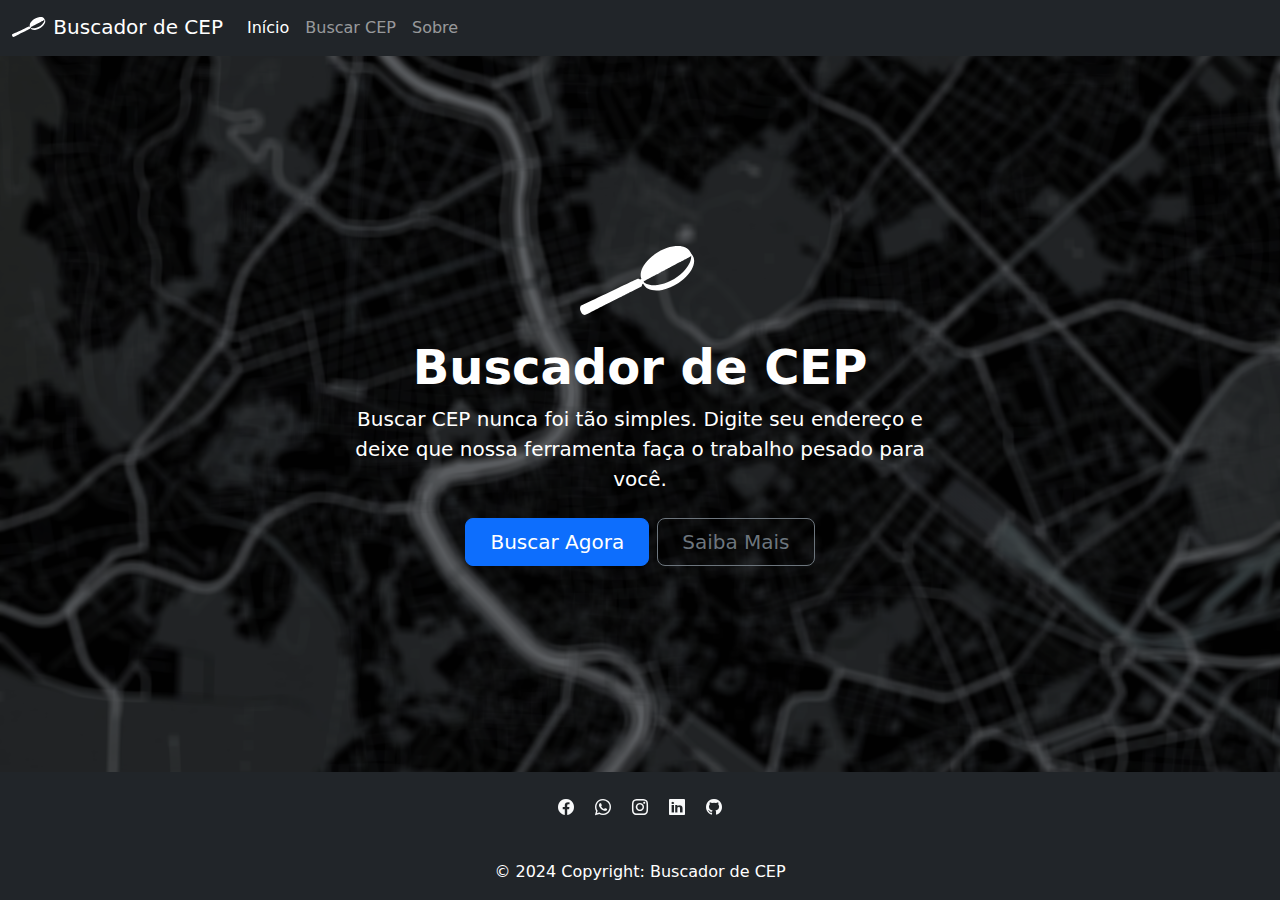
<file: index.html>
<!DOCTYPE html>
<html lang="pt-br">
  <head>
    <meta charset="UTF-8" />
    <meta name="viewport" content="width=device-width, initial-scale=1.0" />
    <title>Início - Buscador de CEP</title>
    <!-- Importa o Bootstrap -->
    <link
      href="https://cdn.jsdelivr.net/npm/bootstrap@5.3.3/dist/css/bootstrap.min.css"
      rel="stylesheet"
      integrity="sha384-QWTKZyjpPEjISv5WaRU9OFeRpok6YctnYmDr5pNlyT2bRjXh0JMhjY6hW+ALEwIH"
      crossorigin="anonymous"
    />
    <!-- Importa o Bootstrap Icons -->
    <link
      rel="stylesheet"
      href="https://cdn.jsdelivr.net/npm/bootstrap-icons@1.11.3/font/bootstrap-icons.min.css"
    />
    <!-- CSS clássico -->
    <link rel="stylesheet" href="style.css" />
  </head>
  <body>
    <!-- INÍCIO DO CONTAINER DE NAV + MAIN + FOOTER -->
    <!-- classes:
      min-vh-100: Equivalente a min-height: 100vh;
      d-flex: Equivalente a display: flex;
      flex-column: Equivalente a flex-direction: column; 
    -->
    <div class="min-vh-100 d-flex flex-column">
      <!-- INÍCIO DA NAVBAR -->
      <!-- classes:
        navbar: Faz ser uma barra de navegação;
        navbar-expand-md: Do tamanho md (medium) pra cima, a navbar fica normal, dali pra baixo ela colapsa, esse colapso é o que vai fazer aquele menu sanduíche aparecer;
        text-bg-dark: Deixa o fundo escuro e o texto claro;
        navbar-dark: Função similar, mas feito para a navbar.
      -->
      <nav class="navbar navbar-expand-md text-bg-dark navbar-dark">
        <!-- classes:
        container-fluid: Cria um container que fica bem próximo das bordas da tela
       -->
        <div class="container-fluid">
          <!-- classes:
          navbar-brand: É para adicionar aquela logo no canto esquerdo da navbar que todo site tem, como eu quero que seja clicável, coloquei numa tag <a>, mas poderia ser em outra, tipo a <span>;
          h1: Formata o texto como se fosse uma tag <h1>;
          mb-0: A tag <h1> tem margem abaixo, eu não quero que tenha nesse caso, então usei a abreviação de margin-bottom (mb) e especifiquei o valor 0, esse valor varia de 0 a 5.
        -->
          <a href="index.html" class="navbar-brand h1 mb-0">
            <!-- classes:
            mb-1: Adiciona margin-bottom (mb) de 1, para saber o tamanho disso, entenda que o Bootstrap usa uma variável que é o equivalente ao rem, se você passa 1, é 0.25rem, 2 é 0.5, 3 é 1rem, 4 é 1.5rem e 5 é 3rem, nesse caso como não editei nada, o rem é 16px.
          -->
            <img
              src="images/lupa-branca.svg"
              width="35px"
              class="mb-1"
              alt="Lupa"
            />
            Buscador de CEP
          </a>
          <!-- classes:
          navbar-toggler: Especifica que esse botão que vai ser o que vai controlar menu sanduíche da navbar.
        atributos:
          data-bs-toggle: Especifica a ação que esse botão vai fazer;
          data-bs-target: Especifica o alvo dessa ação;
          aria-controls: Atributos que começam com aria tem relação com semântica para leitores de tela, esse descreve o que esse botão controla, nesse caso, passei o id da barra de navegação ;
          aria-label: Descreve a ação.
        -->
          <button
            class="navbar-toggler"
            type="button"
            data-bs-toggle="collapse"
            data-bs-target="#nav"
            aria-controls="nav"
            aria-label="Expand Navegation"
          >
            <!-- classes:
          navbar-toggler-icon: Marca onde o ícone do menu sanduíche vai aparecer, só o botão não é suficiente 
        -->
            <span class="navbar-toggler-icon"></span>
          </button>
          <!-- classes:
          collapse: Collapse é aquele item que abre e fecha tipo sanfona, aqui to fizendo que os links da barra de navegação serão assim;
          navbar-collapse: Especifica mais ainda o tipo de collapse.
        id:
          existe para conectar com o botão que fará isso colapsar ou não em telas menores.
        -->
          <div class="collapse navbar-collapse" id="nav">
            <!-- classes:
            navbar-nav: Parece confuso, mas essa classe indica que parte da navbar contém os itens para navegar (links), nesse caso, o Bootstrap chamou essa parte de nav. 
          -->
            <ul class="navbar-nav">
              <!-- classes:
              nav-item: Indica que esse é um dos itens da nav. 
            -->
              <li class="nav-item">
                <!-- classes:
                nav-link: Indica que isso é um link de nav, ele adequa a estética sozinho;
                active: Diz que esse é o link que deve ficar brilhando mais claro para indicar "você está aqui".
              -->
                <a href="index.html" class="nav-link active" aria-current="page"
                  >Início</a
                >
              </li>
              <!-- classes:
              nav-item: Indica que esse é um dos itens da nav. 
            -->
              <li class="nav-item">
                <!-- classes:
                nav-link: Indica que isso é um link de nav, ele adequa a estética sozinho. 
              -->
                <a href="buscar.html" class="nav-link">Buscar CEP</a>
              </li>
              <!-- classes:
              nav-item: Indica que esse é um dos itens da nav. 
            -->
              <li class="nav-item">
                <!-- classes:
                nav-link: Indica que isso é um link de nav, ele adequa a estética sozinho. 
              -->
                <a href="sobre.html" class="nav-link">Sobre</a>
              </li>
            </ul>
          </div>
        </div>
      </nav>
      <!-- FIM DA NAVBAR -->

      <!-- INÍCIO DA MAIN -->
      <!-- classes:
        flex-grow-1: Essa propriedade no CSS faz com que um elemento varie mais de tamanho quando damos ou tiramos zoom que os outros da flexbox, nesse caso, estou fazendo isso para que a main ocupe o espaço que sobrou da tela, fazendo o rodapé colar no final da página, contemplem o magoooo;
        d-flex: Equivalente ao display: flex;
      -->
      <main class="flex-grow-1 d-flex">
        <!-- INÍCIO DA DIV COM TODO O CONTEÚDO DA MAIN QUE TEM FOTO DE FUNDO -->
        <!-- classes:
        text-bg-dark: Define que o fundo vai ser escuro e o texto vai se adequar a isso;
        container-fluid: Faz aquele container que vai até os cantos;
        flex-grow-1: Essa propriedade no CSS faz com que um elemento varie mais de tamanho quando damos ou tiramos zoom que os outros da flexbox, nesse caso, estou fazendo isso para que a main ocupe o espaço que sobrou da tela, fazendo o rodapé colar no final da página, contemplem o magoooo;
        bg-image: Define que essa tag vai ter uma background-image (não é pro Bootstrap);
        d-flex: Equivalente ao display: flex;
        align-items-center: Equivalente ao align-items: center;
        justify-content-center: Equivalente ao justify-content: center; Estou fazendo isso pois quero centralizar o conteúdo principal da main bem no meio dela (no caso, estou centralizando a div onde os itens estão).
      atributos:
        id: Coloquei id pois no style.css estamos modificando a imagem de fundo.
        -->
        <div
          id="main-bg-img"
          class="text-bg-dark container-fluid flex-grow-1 bg-image d-flex align-items-center justify-content-center"
        >
          <!-- classes:
        px-4: Padding no eixo x (left e right) de tamanho 4;
        py-5: Padding no eixo y (top e bottom) de tamanho 5;
        mb-3: Margin-bottom de tamanho 3;
        text-center: Text-align: center; 
      -->
          <div class="px-4 py-5 mb-3 text-center">
            <!-- classes:
            mb-4: Margin-bottom de tamanho 4;
          -->
            <img
              class="mb-4"
              src="images/lupa-branca.svg"
              alt="Lupa"
              width="120px"
            />
            <!-- classes:
            display-5: display é um tipo de formatação de títulos do Bootstrap, nesse caso no tamanho 5;
            fw-bold: Abrevição de font-weight: bold;
          -->
            <h1 class="display-5 fw-bold">Buscador de CEP</h1>
            <!-- classes:
            col-lg-6: em telas de tamanho large pra cima, essa div (que tem todo o conteúdo principal) vai ocupar 6 das 12 colunas do Bootstrap;
            col-sm-8: Em telas small pra cima (no caso, só small e medium) essa div ocupará 8 de 12;
            col-10: Em telas muito pequenas, ocupará 10 de 12;
            mx-auto: Faz com que os itens fiquem centralizados (é o equivalente a colocar margin: auto; na esquerda e na direita);
          -->
            <div class="col-lg-6 col-sm-8 col-10 mx-auto">
              <!-- classes:
              lead: Formatação para parágrafos que se destacam;
              mb-4: Margin-bottom de tamanho 4;
            -->
              <p class="lead mb-4">
                Buscar CEP nunca foi tão simples. Digite seu endereço e deixe
                que nossa ferramenta faça o trabalho pesado para você.
              </p>
              <!-- classes:
               d-grid: Faz a div ter display grid, a aplicação prática disso é os botões terem tamanhos fixos em telas de celular;
               d-sm-flex: Em telas small pra cima, o display é flex, ou seja, aquele d-grid de cima é só pra telas muito pequenas, o resto é flex;
               gap-2: Gap é o espaçamento entre elementos do display flex ou display grid, nesse caso, entre os dois botões;
               justify-content-sm-center: Do small pra cima (que é quando o display flex se aplica) os itens ficam justificados no centro.
            -->
              <div class="d-grid d-sm-flex gap-2 justify-content-sm-center">
                <!-- classes:
                btn: Define que isso é um botão;
                btn-primary: Define a cor do botão, nesse caso, primary, que é um azul;
                btn-lg: Faz o botão ficar maior (button large);
                px-4: Padding no eixo x de valor 4;
              atributos:
                onclick: esse é um evento de JS que faz com que, ao clicar no botão, aconteça algo, nesse caso, ir para a página especificada;
              -->
                <button
                  type="button"
                  class="btn btn-primary btn-lg px-4"
                  onclick="window.location.href='./buscar.html';"
                >
                  Buscar Agora
                </button>
                <!-- classes:
                btn: Define que isso é um botão;
                btn-outline-secondary: Define a cor do botão, nesse caso só o contorno na cor secondary, que é um cinza;
                btn-lg: Faz o botão ficar maior (button large);
                px-4: Padding no eixo x de valor 4;
              atributos:
                onclick: esse é um evento de JS que faz com que, ao clicar no botão, aconteça algo, nesse caso, ir para a página especificada;
              -->
                <button
                  type="button"
                  class="btn btn-outline-secondary btn-lg px-4"
                  onclick="window.location.href='./sobre.html';"
                >
                  Saiba Mais
                </button>
              </div>
            </div>
          </div>
        </div>
        <!-- FIM DA DIV COM TODO O CONTEÚDO DA MAIN -->
      </main>
      <!-- FIM DA MAIN -->

      <!-- INÍCIO DO FOOTER -->
      <!-- classes:
        text-center: Alinha o texto no centro;
        text-bg-dark: Deixa o fundo escuro e o texto com uma cor que contraste.
      -->
      <footer class="text-center text-bg-dark">
        <!-- classes:
          container: Cria um container que tem um espaçamento em relação às bordas laterais da página;
          pt-4: padding-top de tamanho 4; 
          mb-4: margin-bottom de tamanho 4.
        -->
        <section class="container pt-4 mb-4">
          <!-- classes:
            icon-link: Formata da forma padrão para quando é um link na forma de ícone;
            link-light: Formata links na cor clara;
            link-opacity-50-hover: Faz com que, ao passar por cima do link com o mouse (hover), a opacidade do link reduza para 50%;
            mx-2: Margin no eixo x valendo 2;
          -->
          <a href="#" class="icon-link link-light link-opacity-50-hover mx-2">
            <!-- classes:
              bi: Bootstrap Icon;
              bi-facebook: Classe do icon do Facebook
            -->
            <i class="bi bi-facebook"></i>
          </a>
          <!-- classes:
            icon-link: Formata da forma padrão para quando é um link na forma de ícone;
            link-light: Formata links na cor clara;
            link-opacity-50-hover: Faz com que, ao passar por cima do link com o mouse (hover), a opacidade do link reduza para 50%;
            mx-2: Margin no eixo x valendo 2;
          -->
          <a href="#" class="icon-link link-light link-opacity-50-hover mx-2">
            <!-- classes:
              bi: Bootstrap Icon;
              bi-whatsapp: Classe do icon do Whatsapp
            -->
            <i class="bi bi-whatsapp"></i>
          </a>
          <!-- classes:
            icon-link: Formata da forma padrão para quando é um link na forma de ícone;
            link-light: Formata links na cor clara;
            link-opacity-50-hover: Faz com que, ao passar por cima do link com o mouse (hover), a opacidade do link reduza para 50%;
            mx-2: Margin no eixo x valendo 2;
          -->
          <a href="#" class="icon-link link-light link-opacity-50-hover mx-2">
            <!-- classes:
              bi: Bootstrap Icon;
              bi-instagram: Classe do icon do Instagram
            -->
            <i class="bi bi-instagram"></i>
          </a>
          <!-- classes:
            icon-link: Formata da forma padrão para quando é um link na forma de ícone;
            link-light: Formata links na cor clara;
            link-opacity-50-hover: Faz com que, ao passar por cima do link com o mouse (hover), a opacidade do link reduza para 50%;
            mx-2: Margin no eixo x valendo 2;
          -->
          <a href="#" class="icon-link link-light link-opacity-50-hover mx-2">
            <!-- classes:
              bi: Bootstrap Icon;
              bi-linkedin: Classe do icon do Linkedin
            -->
            <i class="bi bi-linkedin"></i>
          </a>
          <!-- classes:
            icon-link: Formata da forma padrão para quando é um link na forma de ícone;
            link-light: Formata links na cor clara;
            link-opacity-50-hover: Faz com que, ao passar por cima do link com o mouse (hover), a opacidade do link reduza para 50%;
            mx-2: Margin no eixo x valendo 2;
          -->
          <a href="#" class="icon-link link-light link-opacity-50-hover mx-2">
            <!-- classes:
              bi: Bootstrap Icon;
              bi-github: Classe do icon do GitHub
            -->
            <i class="bi bi-github"></i>
          </a>
        </section>
        <!-- classes:
          text-center: Alinha o texto no centro;
          py-3: Padding no eixo y de 3. 
        -->
        <div class="text-center py-3">© 2024 Copyright: Buscador de CEP</div>
      </footer>
      <!-- FIM DO FOOTER -->
    </div>
    <!-- FIM DO CONTAINER DE NAV + MAIN + FOOTER -->
    <script
      src="https://cdn.jsdelivr.net/npm/bootstrap@5.3.3/dist/js/bootstrap.bundle.min.js"
      integrity="sha384-YvpcrYf0tY3lHB60NNkmXc5s9fDVZLESaAA55NDzOxhy9GkcIdslK1eN7N6jIeHz"
      crossorigin="anonymous"
    ></script>
  </body>
</html>
</file>
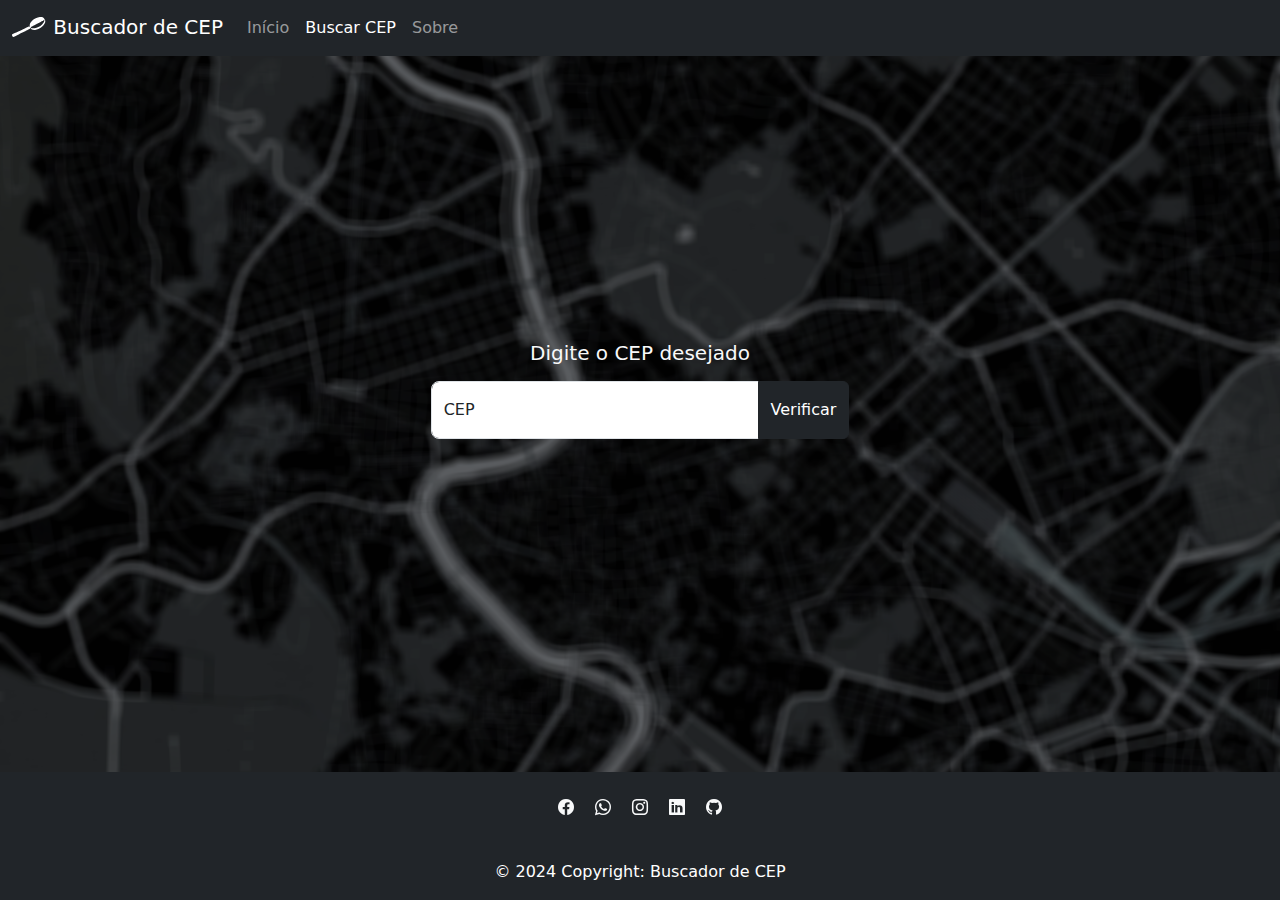
<file: buscar.html>
<!DOCTYPE html>
<html lang="pt-br">
  <head>
    <meta charset="UTF-8" />
    <meta name="viewport" content="width=device-width, initial-scale=1.0" />
    <title>Busca - Buscador de CEP</title>
    <link
      href="https://cdn.jsdelivr.net/npm/bootstrap@5.3.3/dist/css/bootstrap.min.css"
      rel="stylesheet"
      integrity="sha384-QWTKZyjpPEjISv5WaRU9OFeRpok6YctnYmDr5pNlyT2bRjXh0JMhjY6hW+ALEwIH"
      crossorigin="anonymous"
    />
    <!-- Importa o Bootstrap Icons -->
    <link
      rel="stylesheet"
      href="https://cdn.jsdelivr.net/npm/bootstrap-icons@1.11.3/font/bootstrap-icons.min.css"
    />
    <!-- CSS clássico -->
    <link rel="stylesheet" href="style.css" />
  </head>
  <body>
    <!-- INÍCIO DO CONTAINER DE NAV + MAIN + FOOTER -->
    <!-- classes:
      min-vh-100: Equivalente a min-height: 100vh;
      d-flex: Equivalente a display: flex;
      flex-column: Equivalente a flex-direction: column; 
    -->
    <div class="min-vh-100 d-flex flex-column">
      <!-- INÍCIO DA NAVBAR -->
      <!-- classes:
        navbar: Faz ser uma barra de navegação;
        navbar-expand-md: Do tamanho md (medium) pra cima, a navbar fica normal, dali pra baixo ela colapsa, esse colapso é o que vai fazer aquele menu sanduíche aparecer;
        text-bg-dark: Deixa o fundo escuro e o texto claro;
        navbar-dark: Função similar, mas feito para a navbar.
      -->
      <nav class="navbar navbar-expand-md text-bg-dark navbar-dark">
        <!-- classes:
        container-fluid: Cria um container que fica bem próximo das bordas da tela
       -->
        <div class="container-fluid">
          <!-- classes:
          navbar-brand: É para adicionar aquela logo no canto esquerdo da navbar que todo site tem, como eu quero que seja clicável, coloquei numa tag <a>, mas poderia ser em outra, tipo a <span>;
          h1: Formata o texto como se fosse uma tag <h1>;
          mb-0: A tag <h1> tem margem abaixo, eu não quero que tenha nesse caso, então usei a abreviação de margin-bottom (mb) e especifiquei o valor 0, esse valor varia de 0 a 5.
        -->
          <a href="index.html" class="navbar-brand h1 mb-0">
            <!-- classes:
            mb-1: Adiciona margin-bottom (mb) de 1, para saber o tamanho disso, entenda que o Bootstrap usa uma variável que é o equivalente ao rem, se você passa 1, é 0.25rem, 2 é 0.5, 3 é 1rem, 4 é 1.5rem e 5 é 3rem, nesse caso como não editei nada, o rem é 16px.
          -->
            <img
              src="images/lupa-branca.svg"
              width="35px"
              class="mb-1"
              alt="Lupa"
            />
            Buscador de CEP
          </a>
          <!-- classes:
          navbar-toggler: Especifica que esse botão que vai ser o que vai controlar menu sanduíche da navbar.
        atributos:
          data-bs-toggle: Especifica a ação que esse botão vai fazer;
          data-bs-target: Especifica o alvo dessa ação;
          aria-controls: Atributos que começam com aria tem relação com semântica para leitores de tela, esse descreve o que esse botão controla, nesse caso, passei o id da barra de navegação ;
          aria-label: Descreve a ação.
        -->
          <button
            class="navbar-toggler"
            type="button"
            data-bs-toggle="collapse"
            data-bs-target="#nav"
            aria-controls="nav"
            aria-label="Expand Navegation"
          >
            <!-- classes:
          navbar-toggler-icon: Marca onde o ícone do menu sanduíche vai aparecer, só o botão não é suficiente 
        -->
            <span class="navbar-toggler-icon"></span>
          </button>
          <!-- classes:
          collapse: Collapse é aquele item que abre e fecha tipo sanfona, aqui to fizendo que os links da barra de navegação serão assim;
          navbar-collapse: Especifica mais ainda o tipo de collapse.
        id:
          existe para conectar com o botão que fará isso colapsar ou não em telas menores.
        -->
          <div class="collapse navbar-collapse" id="nav">
            <!-- classes:
            navbar-nav: Parece confuso, mas essa classe indica que parte da navbar contém os itens para navegar (links), nesse caso, o Bootstrap chamou essa parte de nav. 
          -->
            <ul class="navbar-nav">
              <!-- classes:
              nav-item: Indica que esse é um dos itens da nav. 
            -->
              <li class="nav-item">
                <!-- classes:
                nav-link: Indica que isso é um link de nav, ele adequa a estética sozinho;
                active: Diz que esse é o link que deve ficar brilhando mais claro para indicar "você está aqui".
              -->
                <a href="index.html" class="nav-link">Início</a>
              </li>
              <!-- classes:
              nav-item: Indica que esse é um dos itens da nav. 
            -->
              <li class="nav-item">
                <!-- classes:
                nav-link: Indica que isso é um link de nav, ele adequa a estética sozinho. 
              -->
                <a
                  href="buscar.html"
                  class="nav-link active"
                  aria-current="page"
                  >Buscar CEP</a
                >
              </li>
              <!-- classes:
              nav-item: Indica que esse é um dos itens da nav. 
            -->
              <li class="nav-item">
                <!-- classes:
                nav-link: Indica que isso é um link de nav, ele adequa a estética sozinho. 
              -->
                <a href="sobre.html" class="nav-link">Sobre</a>
              </li>
            </ul>
          </div>
        </div>
      </nav>
      <!-- FIM DA NAVBAR -->
      <!-- INÍCIO DA MAIN -->
      <!-- classes:
        flex-grow-1: Já expliquei nos outros dois HTML, é a classe que faz a main aumentar caso o tamanho da tela aumente, fazendo ela ocupar toda a tela, se não tiver isso ela fica pequena e o rodapé não cola no fundo;
        d-flex: Essa tá aqui porque a div que tem dentro da main também vai fazer esse processo de aumentar mais, essa div dentro da main é quem tem o papel de parede, então é essencial que ela também cresça.
      -->
      <main class="flex-grow-1 d-flex">
        <!-- INÍCIO DA DIV COM PAPEL DE PAREDE -->
        <!-- classes:
          text-bg-dark: Define que o fundo vai ser escuro e o texto vai se adequar a isso;
          container-fluid: Faz aquele container que vai até os cantos;
          flex-grow-1: Essa propriedade no CSS faz com que um elemento varie mais de tamanho quando damos ou tiramos zoom que os outros da flexbox, nesse caso, estou fazendo isso para que a main ocupe o espaço que sobrou da tela, fazendo o rodapé colar no final da página, contemplem o magoooo;
          bg-image: Define que essa tag vai ter uma background-image (não é pro Bootstrap);
          d-flex: Equivalente ao display: flex;
          flex-column: Muda o eixo principal para a vertical;
          align-items-center: Equivalente ao align-items: center;
          justify-content-center: Equivalente ao justify-content: center; Estou fazendo isso pois quero centralizar o conteúdo principal da main bem no meio dela (no caso, estou centralizando a div onde os itens estão).
          atributos:
          id: Coloquei id pois no style.css estamos modificando a imagem de fundo.
        -->
        <div
          id="main-bg-img"
          class="text-bg-dark container-fluid flex-grow-1 bg-image d-flex flex-column align-items-center justify-content-center"
        >
          <!-- INÍCIO DA DIV COM TODO O CONTEÚDO DENTRO -->
          <!-- classes:
            col-10, col-sm-8, col-md-6, col-lg-4: Já expliquei nos outros HTML's (se esse é o primeiro que você tá lendo, recomendo voltar pros outros), tem a ver com quantas colunas essa div vai ocupar em diferentes tamanhos de tela;
            my-4: Margin no eixo horizontal de tamanho 4 (1.5rem)
          -->
          <div class="col-10 col-sm-8 col-md-6 col-lg-4 my-4">
            <!-- INÍCIO DO FORMULÁRIO PRA DIGITAR O CEP -->
            <!-- id:
              form-cep: Não tem relação com o Bootstrap, só adicionei pra puxar no JS e estilizar caso queira 
            atributo:
              novalidate: O HTML padrão já valida automaticamente os inputs de um formulário, mas essa validação é meio feia, então pra eu poder fazer minha própria validação, preciso impedir o HTML de fazer a padrão dele, pra isso esse atributo.
              -->
            <form id="form-cep" novalidate>
              <!-- classes:
                h5: Embora, em questão de semântica, isso seja um <h3>, eu quero que ele fique com a estética de um <h5>.
                text-center: Centraliza o texto;
                text-light: Deixa o texto claro;
                mb-3: Margin abaixo de 3 (1rem);
              -->
              <h3 class="h5 text-center text-light mb-3">
                Digite o CEP desejado
              </h3>
              <!-- classes:
                input-group: Serve para dizer que queremos agrupar inputs com outros inputs ou inputs com outras coisas, tipo botões, é essencial para o botão de Verificar ficar colado no input;
                mb-5: Margin abaixo de tamanho 5 (3rem);
                has-validation: Serve para quando seu agrupamento de inputs vai ter uma verificação de erro ali dentro, isso evita bugs de formatação no Bootstrap
              -->
              <!-- INÍCIO DA DIV COM O INPUT, BOTÃO, ETC -->
              <div class="input-group mb-5 has-validation">
                <!-- classe:
                  form-floating: Essa div será usada para fazer aquele label flutuante, mais sobre em: https://getbootstrap.com/docs/5.3/forms/floating-labels/ ;
                  text-dark: Deixa o texto preto, o label especial tava sumindo com o text-bg-dark lá do começo do HTML; 
                  bg-transparent: Mesma coisa, tava bugando, mas dessa vez é porque a borda do input tava com um fundo escuro esquisito.
                id:
                  Serve para puxar lá no JS;
                  -->
                <div
                  class="form-floating text-dark bg-transparent"
                  id="cep-input-div"
                >
                  <!-- classes:
                    form-control: Faz o Bootstrap entender que isso é um input;
                    form-control-lg: Faz ficar maior, incluindo a letra dentro;
                  atributos:
                    name: entender que dado é esse ao enviar o formulário, nem vai ser usado, mas deixei aqui;
                    id: Vamos puxar no JS;
                    type: O tipo de input, o mais comum é o text, mas tem vários;
                    placeholder: Na teoria é o texto que aparece dentro do input antes de clicarmos pra digitar, nesse caso aqui não é exatamente, na verdade o que vai aparecer é aquela <label>, mas é preciso ter um placeholder mesmo assim (coisa da configuração base do Bootstrap que temos que seguir);
                    required: Faz com que esse input seja obrigatório pro formulário funcionar, o que na verdade não muda muita coisa, já que estamos validando no JS também, nem é obrigatório ter nesse caso.
                  -->
                  <input
                    name="cep-input"
                    id="cep-input"
                    type="text"
                    placeholder="CEP"
                    class="form-control form-control-lg"
                    required
                  />
                  <!-- atributo:
                    for: Especificamos o id do input que queremos conectar a esse label, é útil para várias razões, mas nesse caso é basicamente para o Bootstrap entender que deve conectar ambos.
                  -->
                  <label for="cep-input">CEP</label>
                </div>
                <!-- classes:
                  btn: Especifica que isso é um botão;
                  btn-dark: Deixa o botão escuro;
                type:
                  botões podem ter mais de uma função, uma delas é enviar formulários, para isso especificamos o botão como sendo do tipo submit (submeter, enviar);
                  -->
                <button type="submit" class="btn btn-dark">Verificar</button>
                <!-- classes:
                  invalid-feedback: Na verdade essa div não aparece na tela, ela é a div que tem o texto de erro que vai aparecer caso digitemos um CEP invalido (o que pode ser considerado CEP invalido nós especificaremos no JS), na verdade ela aparece quando a classe "is-invalid" aparece no <input>, nesse caso ela vai precisar aparecer no <input> e na <div> do .form-floating, explico melhor isso no JS;
                -->
                <div class="invalid-feedback">Digite um CEP válido</div>
              </div>
              <!-- FIM DA DIV COM O INPUT, BOTÃO, ETC -->
            </form>
            <!-- FIM DO FORMULÁRIO PRA DIGITAR O CEP -->
            <!-- INÍCIO DA SECTION ONDE VÃO APARECER OS RESULTADOS DA BUSCA -->
            <!-- id:
              Iremos precisar achar essa section especificamente para adicionar itens dentro dela usando JS 
            -->
            <section id="response-container">
              <!-- Aqui é onde as informações sobre o CEP aparecerão -->
            </section>
            <!-- FIM DA SECTION ONDE VÃO APARECER OS RESULTADOS DA BUSCA -->
          </div>
          <!-- FIM DA DIV COM TODO O CONTEÚDO DENTRO -->
        </div>
        <!-- FIM DA DIV COM PAPEL DE PAREDE -->
      </main>
      <!-- FIM DA MAIN -->

      <!-- INÍCIO DO FOOTER -->
      <!-- classes:
        text-center: Alinha o texto no centro;
        text-bg-dark: Deixa o fundo escuro e o texto com uma cor que contraste.
      -->
      <footer class="text-center text-bg-dark">
        <!-- classes:
          container: Cria um container que tem um espaçamento em relação às bordas laterais da página;
          pt-4: padding-top de tamanho 4; 
          mb-4: margin-bottom de tamanho 4.
        -->
        <section class="container pt-4 mb-4">
          <!-- classes:
            icon-link: Formata da forma padrão para quando é um link na forma de ícone;
            link-light: Formata links na cor clara;
            link-opacity-50-hover: Faz com que, ao passar por cima do link com o mouse (hover), a opacidade do link reduza para 50%;
            mx-2: Margin no eixo x valendo 2;
          -->
          <a href="#" class="icon-link link-light link-opacity-50-hover mx-2">
            <!-- classes:
              bi: Bootstrap Icon;
              bi-facebook: Classe do icon do Facebook
            -->
            <i class="bi bi-facebook"></i>
          </a>
          <!-- classes:
            icon-link: Formata da forma padrão para quando é um link na forma de ícone;
            link-light: Formata links na cor clara;
            link-opacity-50-hover: Faz com que, ao passar por cima do link com o mouse (hover), a opacidade do link reduza para 50%;
            mx-2: Margin no eixo x valendo 2;
          -->
          <a href="#" class="icon-link link-light link-opacity-50-hover mx-2">
            <!-- classes:
              bi: Bootstrap Icon;
              bi-whatsapp: Classe do icon do Whatsapp
            -->
            <i class="bi bi-whatsapp"></i>
          </a>
          <!-- classes:
            icon-link: Formata da forma padrão para quando é um link na forma de ícone;
            link-light: Formata links na cor clara;
            link-opacity-50-hover: Faz com que, ao passar por cima do link com o mouse (hover), a opacidade do link reduza para 50%;
            mx-2: Margin no eixo x valendo 2;
          -->
          <a href="#" class="icon-link link-light link-opacity-50-hover mx-2">
            <!-- classes:
              bi: Bootstrap Icon;
              bi-instagram: Classe do icon do Instagram
            -->
            <i class="bi bi-instagram"></i>
          </a>
          <!-- classes:
            icon-link: Formata da forma padrão para quando é um link na forma de ícone;
            link-light: Formata links na cor clara;
            link-opacity-50-hover: Faz com que, ao passar por cima do link com o mouse (hover), a opacidade do link reduza para 50%;
            mx-2: Margin no eixo x valendo 2;
          -->
          <a href="#" class="icon-link link-light link-opacity-50-hover mx-2">
            <!-- classes:
              bi: Bootstrap Icon;
              bi-linkedin: Classe do icon do Linkedin
            -->
            <i class="bi bi-linkedin"></i>
          </a>
          <!-- classes:
            icon-link: Formata da forma padrão para quando é um link na forma de ícone;
            link-light: Formata links na cor clara;
            link-opacity-50-hover: Faz com que, ao passar por cima do link com o mouse (hover), a opacidade do link reduza para 50%;
            mx-2: Margin no eixo x valendo 2;
          -->
          <a href="#" class="icon-link link-light link-opacity-50-hover mx-2">
            <!-- classes:
              bi: Bootstrap Icon;
              bi-github: Classe do icon do GitHub
            -->
            <i class="bi bi-github"></i>
          </a>
        </section>
        <!-- classes:
          text-center: Alinha o texto no centro;
          py-3: Padding no eixo y de 3. 
        -->
        <div class="text-center py-3">© 2024 Copyright: Buscador de CEP</div>
      </footer>
      <!-- FIM DO FOOTER -->
    </div>
    <!-- FIM DO CONTAINER DE NAV + MAIN + FOOTER -->

    <script
      src="https://cdn.jsdelivr.net/npm/bootstrap@5.3.3/dist/js/bootstrap.bundle.min.js"
      integrity="sha384-YvpcrYf0tY3lHB60NNkmXc5s9fDVZLESaAA55NDzOxhy9GkcIdslK1eN7N6jIeHz"
      crossorigin="anonymous"
    ></script>
    <script src="main.js"></script>
  </body>
</html>
</file>
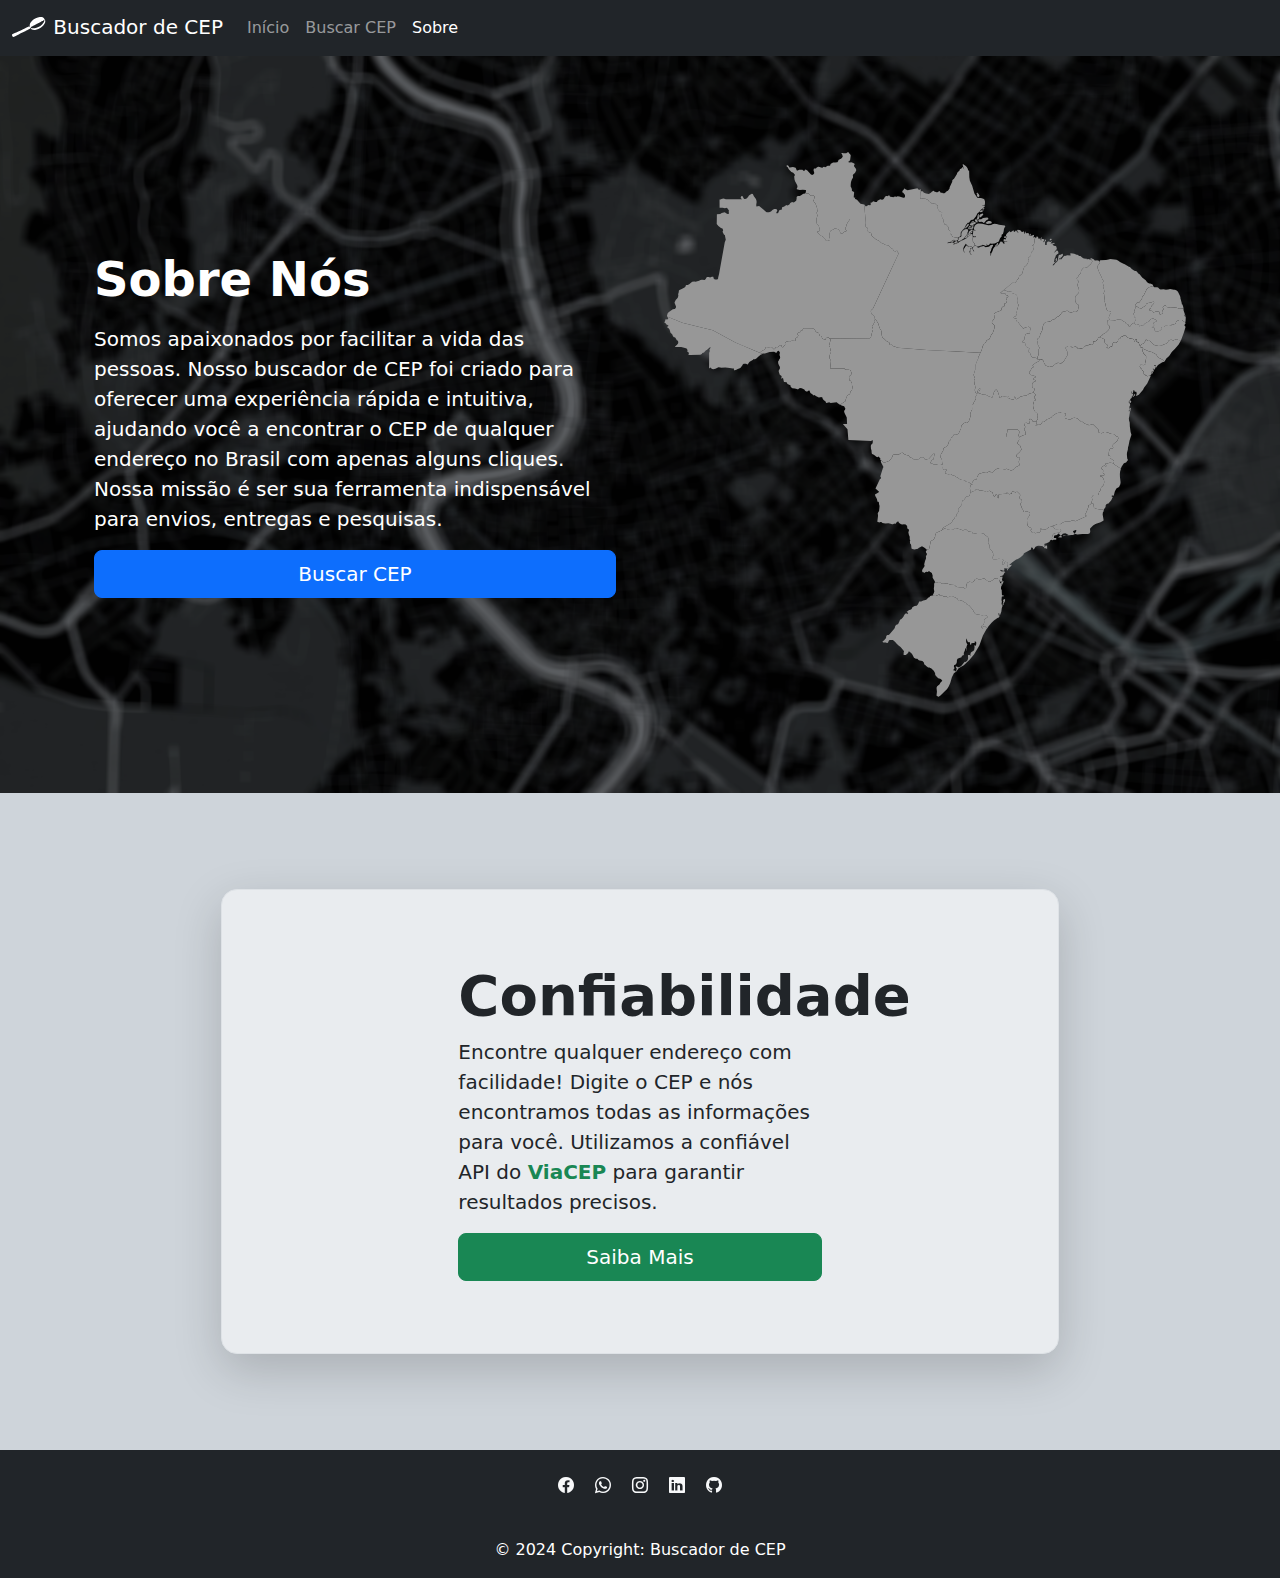
<file: sobre.html>
<!DOCTYPE html>
<html lang="en">
  <head>
    <meta charset="UTF-8" />
    <meta name="viewport" content="width=device-width, initial-scale=1.0" />
    <title>Sobre - Buscador de CEP</title>
    <link
      href="https://cdn.jsdelivr.net/npm/bootstrap@5.3.3/dist/css/bootstrap.min.css"
      rel="stylesheet"
      integrity="sha384-QWTKZyjpPEjISv5WaRU9OFeRpok6YctnYmDr5pNlyT2bRjXh0JMhjY6hW+ALEwIH"
      crossorigin="anonymous"
    />
    <!-- Importa o Bootstrap Icons -->
    <link
      rel="stylesheet"
      href="https://cdn.jsdelivr.net/npm/bootstrap-icons@1.11.3/font/bootstrap-icons.min.css"
    />
    <!-- CSS clássico -->
    <link rel="stylesheet" href="style.css" />
  </head>
  <body>
    <!-- INÍCIO DO CONTAINER DE NAV + MAIN + FOOTER -->
    <!-- classes:
      min-vh-100: Equivalente a min-height: 100vh;
      d-flex: Equivalente a display: flex;
      flex-column: Equivalente a flex-direction: column; 
    -->
    <div class="min-vh-100 d-flex flex-column">
      <!-- INÍCIO DA NAVBAR -->
      <!-- classes:
        navbar: Faz ser uma barra de navegação;
        navbar-expand-md: Do tamanho md (medium) pra cima, a navbar fica normal, dali pra baixo ela colapsa, esse colapso é o que vai fazer aquele menu sanduíche aparecer;
        text-bg-dark: Deixa o fundo escuro e o texto claro;
        navbar-dark: Função similar, mas feito para a navbar.
      -->
      <nav class="navbar navbar-expand-md text-bg-dark navbar-dark">
        <!-- classes:
        container-fluid: Cria um container que fica bem próximo das bordas da tela
       -->
        <div class="container-fluid">
          <!-- classes:
          navbar-brand: É para adicionar aquela logo no canto esquerdo da navbar que todo site tem, como eu quero que seja clicável, coloquei numa tag <a>, mas poderia ser em outra, tipo a <span>;
          h1: Formata o texto como se fosse uma tag <h1>;
          mb-0: A tag <h1> tem margem abaixo, eu não quero que tenha nesse caso, então usei a abreviação de margin-bottom (mb) e especifiquei o valor 0, esse valor varia de 0 a 5.
        -->
          <a href="index.html" class="navbar-brand h1 mb-0">
            <!-- classes:
            mb-1: Adiciona margin-bottom (mb) de 1, para saber o tamanho disso, entenda que o Bootstrap usa uma variável que é o equivalente ao rem, se você passa 1, é 0.25rem, 2 é 0.5, 3 é 1rem, 4 é 1.5rem e 5 é 3rem, nesse caso como não editei nada, o rem é 16px.
          -->
            <img
              src="images/lupa-branca.svg"
              width="35px"
              class="mb-1"
              alt="Lupa"
            />
            Buscador de CEP
          </a>
          <!-- classes:
          navbar-toggler: Especifica que esse botão que vai ser o que vai controlar menu sanduíche da navbar.
        atributos:
          data-bs-toggle: Especifica a ação que esse botão vai fazer;
          data-bs-target: Especifica o alvo dessa ação;
          aria-controls: Atributos que começam com aria tem relação com semântica para leitores de tela, esse descreve o que esse botão controla, nesse caso, passei o id da barra de navegação ;
          aria-label: Descreve a ação.
        -->
          <button
            class="navbar-toggler"
            type="button"
            data-bs-toggle="collapse"
            data-bs-target="#nav"
            aria-controls="nav"
            aria-label="Expand Navegation"
          >
            <!-- classes:
          navbar-toggler-icon: Marca onde o ícone do menu sanduíche vai aparecer, só o botão não é suficiente 
        -->
            <span class="navbar-toggler-icon"></span>
          </button>
          <!-- classes:
          collapse: Collapse é aquele item que abre e fecha tipo sanfona, aqui to fizendo que os links da barra de navegação serão assim;
          navbar-collapse: Especifica mais ainda o tipo de collapse.
        id:
          existe para conectar com o botão que fará isso colapsar ou não em telas menores.
        -->
          <div class="collapse navbar-collapse" id="nav">
            <!-- classes:
            navbar-nav: Parece confuso, mas essa classe indica que parte da navbar contém os itens para navegar (links), nesse caso, o Bootstrap chamou essa parte de nav. 
          -->
            <ul class="navbar-nav">
              <!-- classes:
              nav-item: Indica que esse é um dos itens da nav. 
            -->
              <li class="nav-item">
                <!-- classes:
                nav-link: Indica que isso é um link de nav, ele adequa a estética sozinho;
                active: Diz que esse é o link que deve ficar brilhando mais claro para indicar "você está aqui".
              -->
                <a href="index.html" class="nav-link">Início</a>
              </li>
              <!-- classes:
              nav-item: Indica que esse é um dos itens da nav. 
            -->
              <li class="nav-item">
                <!-- classes:
                nav-link: Indica que isso é um link de nav, ele adequa a estética sozinho. 
              -->
                <a href="buscar.html" class="nav-link">Buscar CEP</a>
              </li>
              <!-- classes:
              nav-item: Indica que esse é um dos itens da nav. 
            -->
              <li class="nav-item">
                <!-- classes:
                nav-link: Indica que isso é um link de nav, ele adequa a estética sozinho. 
              -->
                <a href="sobre.html" class="nav-link active" aria-current="page"
                  >Sobre</a
                >
              </li>
            </ul>
          </div>
        </div>
      </nav>
      <!-- FIM DA NAVBAR -->

      <!-- INÍCIO DA MAIN -->
      <!-- classes:
        flex-grow-1: Essa propriedade no CSS faz com que um elemento varie mais de tamanho quando damos ou tiramos zoom que os outros da flexbox, nesse caso, estou fazendo isso para que a main ocupe o espaço que sobrou da tela, fazendo o rodapé colar no final da página, contemplem o magoooo;
        d-flex: Equivalente ao display: flex;
      -->
      <main class="flex-grow-1 d-flex flex-column bg-dark">
        <!-- INÍCIO DA DIV COM TODO O CONTEÚDO DA MAIN QUE TEM FOTO DE FUNDO -->
        <!-- classes:
        text-bg-dark: Define que o fundo vai ser escuro e o texto vai se adequar a isso;
        container-fluid: Faz aquele container que vai até os cantos;
        flex-grow-1: Essa propriedade no CSS faz com que um elemento varie mais de tamanho quando damos ou tiramos zoom que os outros da flexbox, nesse caso, estou fazendo isso para que a main ocupe o espaço que sobrou da tela, fazendo o rodapé colar no final da página, contemplem o magoooo;
        bg-image: Define que essa tag vai ter uma background-image (não é pro Bootstrap);
        d-flex: Equivalente ao display: flex;
        align-items-center: Equivalente ao align-items: center;
        justify-content-center: Equivalente ao justify-content: center; Estou fazendo isso pois quero centralizar o conteúdo principal da main bem no meio dela (no caso, estou centralizando a div onde os itens estão).
      atributos:
        id: Coloquei id pois no style.css estamos modificando a imagem de fundo.
        -->
        <div
          id="main-bg-img"
          class="text-bg-dark container-fluid flex-grow-1 bg-image d-flex align-items-center justify-content-center"
        >
          <!-- classes:
        container: Cria uma caixa com distanciamento para a borda da janela;
        px-4: Padding no eixo x (left e right) de tamanho 4;
        py-5: Padding no eixo y (top e bottom) de tamanho 5;
      -->
          <div class="container px-4 py-5">
            <!-- classes:
            row: rows são parte da estrutura base da grid do Bootstrap, são justamente linhas dentro de um container, dentro de uma row são colocadas colunas;
            g-5: Sigla pra gutter, é o espaçamento entre as colunas dessa row (é bem parecido com o gap do CSS puro);
            py-5: Padding no eixo y de 5;
            d-flex: display flex;
            flex-md-row-reverse: Quando a tela está no tamanho médio pra cima, o flex-direction dessa div fica "row reverse";
            align-items-center: A mesma propriedade do CSS puro, como expliquei em outras partes do código;
            justify-content-center: Mesma forma do de cima.
          -->
            <div
              class="row g-5 py-5 d-flex flex-md-row-reverse align-items-center justify-content-center"
            >
              <!-- DIV DO BRASIL -->
              <!-- classes:
              col-10: Uma row, na grid do Bootstrap, tem 12 colunas, aqui to dizendo que essa div em questão vai ocupar 10 delas (as 10 do meio tendo em vista que centralizei ali em cima), como não especifiquei um tamanho, na teoria todos os tamanhos de tela vão ter essa regra, mas logo depois especifiquei outras regras parecidas, então vai mudar;
              col-sm-8: Em telas pequenas pra cima vai ocupar 8 das 12 colunas, então 10 de 12 é só nas muito pequenas;
              col-lg-6: Em telas grandes pra cima vai ocupar 6 de 12.
             -->
              <div class="col-10 col-sm-8 col-lg-6">
                <!-- classes:
                img-fluid: Faz essa imagem se encaixar no tamanho do pai dela (a div acima).
              atributos:
                loading="lazy": Lazy loading é uma técnica que consiste em não comprometer a aplicação só porque essa imagem ainda não carregou, é um atributo do HTML mesmo, e é útil quando vocês ficarem mais avançados e começarem a se preocupar com economizar memória e processamento.
              -->
                <img
                  src="images/brasil.svg"
                  class="img-fluid"
                  alt="Mapa do Brasil"
                  loading="lazy"
                />
              </div>
              <!-- DIV DO TEXTO -->
              <!-- classes (as mesmas da div do mapa do Brasil):
              col-10: Uma row, na grid do Bootstrap, tem 12 colunas, aqui to dizendo que essa div em questão vai ocupar 10 delas (as 10 do meio tendo em vista que centralizei ali em cima), como não especifiquei um tamanho, na teoria todos os tamanhos de tela vão ter essa regra, mas logo depois especifiquei outras regras parecidas, então vai mudar;
              col-sm-8: Em telas pequenas pra cima vai ocupar 8 das 12 colunas, então 10 de 12 é só nas muito pequenas;
              col-lg-6: Em telas grandes pra cima vai ocupar 6 de 12.
             -->
              <div class="col-10 col-sm-8 col-lg-6">
                <!-- classes:
                display-5: Formata o texto num formato para títulos chamado display, no tamanho 5;
                fw-bold: font-weight: bold;
                mb-3: Margin-bottom de tamanho 3 (1rem).
              -->
                <h1 class="display-5 fw-bold mb-3">Sobre Nós</h1>
                <!-- classes:
              lead: Tipo de formatação de texto corrido com destaque.
              -->
                <p class="lead">
                  Somos apaixonados por facilitar a vida das pessoas. Nosso
                  buscador de CEP foi criado para oferecer uma experiência
                  rápida e intuitiva, ajudando você a encontrar o CEP de
                  qualquer endereço no Brasil com apenas alguns cliques. Nossa
                  missão é ser sua ferramenta indispensável para envios,
                  entregas e pesquisas.
                </p>
                <!-- classes:
                d-grid: display grid, eu quero que o botão dentro dela fique ocupando todo o espaço dela, a sugestão da documentação é usar o display grid no pai para isso.
              -->
                <div class="d-grid">
                  <!-- classes:
                  btn: "Isso é um botão";
                  btn-primary: "Esse botão é da cor primary (azul)";
                  btn-lg: "Esse botão é maior que os botões normais".
                atributos:
                  onclick: define o que acontece quando o evento onclick é acionado (em outras palavras, quando o botão é clicado), nesse caso, tem um código JavaScript ali dentro que faz eu mudar de página, não precisam se preocupar por enquanto com esse código, nós veremos mais pra frente e ficará mais fácil de entender. 
                -->
                  <button
                    type="button"
                    class="btn btn-primary btn-lg"
                    onclick="window.location.href='./buscar.html'"
                  >
                    Buscar CEP
                  </button>
                </div>
              </div>
            </div>
          </div>
        </div>
        <!-- FIM DA DIV COM TODO O CONTEÚDO DA MAIN QUE TEM FOTO DE FUNDO -->

        <!-- INÍCIO DA DIV SEM FOTO NO FUNDO -->
        <!-- classes:
          container-fluid: caixa que se aproxima das bordas;
          py-5: Padding no eixo y de 5, faz a caixa de dentro ficar mais afastada verticalmente;
          bg-dark-subtle: É uma cor que contrata com o modo dark clássico: https://getbootstrap.com/docs/5.3/customize/color/
          d-flex: Display-flex;
          justify-content-center: autoexplicativo;
          align-items-center: autoexplicativo;
          
        -->
        <div
          class="container-fluid py-5 bg-dark-subtle d-flex justify-content-center align-items-center"
        >
          <!-- INÍCIO DA DIV DA CAIXA BRANCA -->
          <!-- classes:
          row: A estrutura mais comum para a grid do Bootstrap é de colunas dentro de rows dentro de containers, essa é a row, a div da caixa branca. Poderia colocar o d-flex que também funcionaria nesse caso;
          p-4: Padding de tamanho 4;
          my-0: Sem margin no eixo y, pelo menos nos tamanhos menores, esse valor se soma com o py-5 da div de fora pra espaçar a caixa da borda vertical;
          my-sm-2: Mesma função da de cima, mas em telas small, fica com 2 de margin;
          my-lg-5: E em telas maiores de 5;
          col-11: A caixa vai ocupar 11 das 12 colunas da grid (como ela tá centralizada, vai meia coluna pra cada lado dela);
          col-lg-8: Porém em telas maiores, ocupa menos colunas;
          shadow-lg: Adiciona uma sombra grande ao redor da caixa, dando uma sensação de relevo;
          rounded-4: Arredonda as bordas da caixa, vai de 0 a 5, também dá pra escrever circle ou pill;
          bg-body-secondary: Deixa o plano de fundo da caixa nessa cor, caso queira ver mais cores, só ir na documentação;
          border: Adiciona uma borda simples;
          align-items-center: Não vou mais explicar;
          justify-content-center: Não vou mais explicar;
        -->
          <div
            class="row p-4 my-0 my-sm-2 my-lg-5 col-11 col-lg-8 shadow-lg rounded-4 bg-body-secondary border align-items-center justify-content-center"
          >
            <!-- INÍCIO DA DIV COM O CONTEÚDO DA CAIXA -->
            <!-- classes:
              p-3: Padding de tamanho 3;
              p-lg-5: Padding de tamanho 5 em telas de lg pra cima;
              col-lg-9: Quando a tela é menor que lg, essa div ocupa o espaço todo da caixa (tirando as margens), quando chega no large, ela ocupa 9 das 12 colunas;
              col-xl-7: Porém quando chega nas extra grandes, ocupa 7, fiz isso pois o site estava feio no iPad Pro.
            -->
            <div class="p-3 p-lg-5 col-lg-9 col-xl-7">
              <!-- classes:
                display-4: display é um tipo de formatação de texto de título, nesse caso, no tamanho 4;
                fw-bold: Coloca negrito.
              -->
              <h1 class="display-4 fw-bold">Confiabilidade</h1>
              <!-- classes do p:
                lead: Formata o texto num padrão que é para textos corridos que tenham certa ênfase;
              classes do span:
                fw-bold: Aplica negrito;
                text-sucess: Muda a cor para o verde (success), fiz isso pois a API do ViaCEP tem toda a identidade visual verde.
              -->
              <p class="lead">
                Encontre qualquer endereço com facilidade! Digite o CEP e nós
                encontramos todas as informações para você. Utilizamos a
                confiável API do
                <span class="fw-bold text-success">ViaCEP</span> para garantir
                resultados precisos.
              </p>
              <!-- classes:
              d-grid: Assim como foi feito no botão da section de cima, colocar um display grid ao redor do botão faz ele ocupar o espaçod a div inteiro -->
              <div class="d-grid">
                <!-- É possível fazer uma tag de link ser uma tag de botão também, basta usar as mesmas classes:
                  btn: Define que isso é um botão;
                  btn-sucess: Define que ela terá a cor success, que é verde;
                  btn-lg: Faz ele ficar um pouco maior;
                -->
                <a
                  id="viacep"
                  target="_blank"
                  href="https://viacep.com.br/"
                  class="btn btn-success btn-lg"
                >
                  Saiba Mais
                </a>
              </div>
            </div>
            <!-- FIM DA DIV COM O CONTEÚDO DA CAIXA -->
          </div>
          <!-- FIM DA DIV DA CAIXA BRANCA -->
        </div>
        <!-- FIM DA DIV SEM FOTO NO FUNDO -->
      </main>
      <!-- FIM DA MAIN -->

      <!-- INÍCIO DO FOOTER -->
      <!-- classes:
        text-center: Alinha o texto no centro;
        text-bg-dark: Deixa o fundo escuro e o texto com uma cor que contraste.
      -->
      <footer class="text-center text-bg-dark">
        <!-- classes:
          container: Cria um container que tem um espaçamento em relação às bordas laterais da página;
          pt-4: padding-top de tamanho 4; 
          mb-4: margin-bottom de tamanho 4.
        -->
        <section class="container pt-4 mb-4">
          <!-- classes:
            icon-link: Formata da forma padrão para quando é um link na forma de ícone;
            link-light: Formata links na cor clara;
            link-opacity-50-hover: Faz com que, ao passar por cima do link com o mouse (hover), a opacidade do link reduza para 50%;
            mx-2: Margin no eixo x valendo 2;
          -->
          <a href="#" class="icon-link link-light link-opacity-50-hover mx-2">
            <!-- classes:
              bi: Bootstrap Icon;
              bi-facebook: Classe do icon do Facebook
            -->
            <i class="bi bi-facebook"></i>
          </a>
          <!-- classes:
            icon-link: Formata da forma padrão para quando é um link na forma de ícone;
            link-light: Formata links na cor clara;
            link-opacity-50-hover: Faz com que, ao passar por cima do link com o mouse (hover), a opacidade do link reduza para 50%;
            mx-2: Margin no eixo x valendo 2;
          -->
          <a href="#" class="icon-link link-light link-opacity-50-hover mx-2">
            <!-- classes:
              bi: Bootstrap Icon;
              bi-whatsapp: Classe do icon do Whatsapp
            -->
            <i class="bi bi-whatsapp"></i>
          </a>
          <!-- classes:
            icon-link: Formata da forma padrão para quando é um link na forma de ícone;
            link-light: Formata links na cor clara;
            link-opacity-50-hover: Faz com que, ao passar por cima do link com o mouse (hover), a opacidade do link reduza para 50%;
            mx-2: Margin no eixo x valendo 2;
          -->
          <a href="#" class="icon-link link-light link-opacity-50-hover mx-2">
            <!-- classes:
              bi: Bootstrap Icon;
              bi-instagram: Classe do icon do Instagram
            -->
            <i class="bi bi-instagram"></i>
          </a>
          <!-- classes:
            icon-link: Formata da forma padrão para quando é um link na forma de ícone;
            link-light: Formata links na cor clara;
            link-opacity-50-hover: Faz com que, ao passar por cima do link com o mouse (hover), a opacidade do link reduza para 50%;
            mx-2: Margin no eixo x valendo 2;
          -->
          <a href="#" class="icon-link link-light link-opacity-50-hover mx-2">
            <!-- classes:
              bi: Bootstrap Icon;
              bi-linkedin: Classe do icon do Linkedin
            -->
            <i class="bi bi-linkedin"></i>
          </a>
          <!-- classes:
            icon-link: Formata da forma padrão para quando é um link na forma de ícone;
            link-light: Formata links na cor clara;
            link-opacity-50-hover: Faz com que, ao passar por cima do link com o mouse (hover), a opacidade do link reduza para 50%;
            mx-2: Margin no eixo x valendo 2;
          -->
          <a href="#" class="icon-link link-light link-opacity-50-hover mx-2">
            <!-- classes:
              bi: Bootstrap Icon;
              bi-github: Classe do icon do GitHub
            -->
            <i class="bi bi-github"></i>
          </a>
        </section>
        <!-- classes:
          text-center: Alinha o texto no centro;
          py-3: Padding no eixo y de 3. 
        -->
        <div class="text-center py-3">© 2024 Copyright: Buscador de CEP</div>
      </footer>
      <!-- FIM DO FOOTER -->
    </div>
    <!-- FIM DO CONTAINER DE NAV + MAIN + FOOTER -->

    <script
      src="https://cdn.jsdelivr.net/npm/bootstrap@5.3.3/dist/js/bootstrap.bundle.min.js"
      integrity="sha384-YvpcrYf0tY3lHB60NNkmXc5s9fDVZLESaAA55NDzOxhy9GkcIdslK1eN7N6jIeHz"
      crossorigin="anonymous"
    ></script>
  </body>
</html>
</file>
<file: style.css>
#main-bg-img {
  background-image: url("images/rome.png");
  background-position: center;
  background-size: cover;
  color: #979797;
}
</file>
